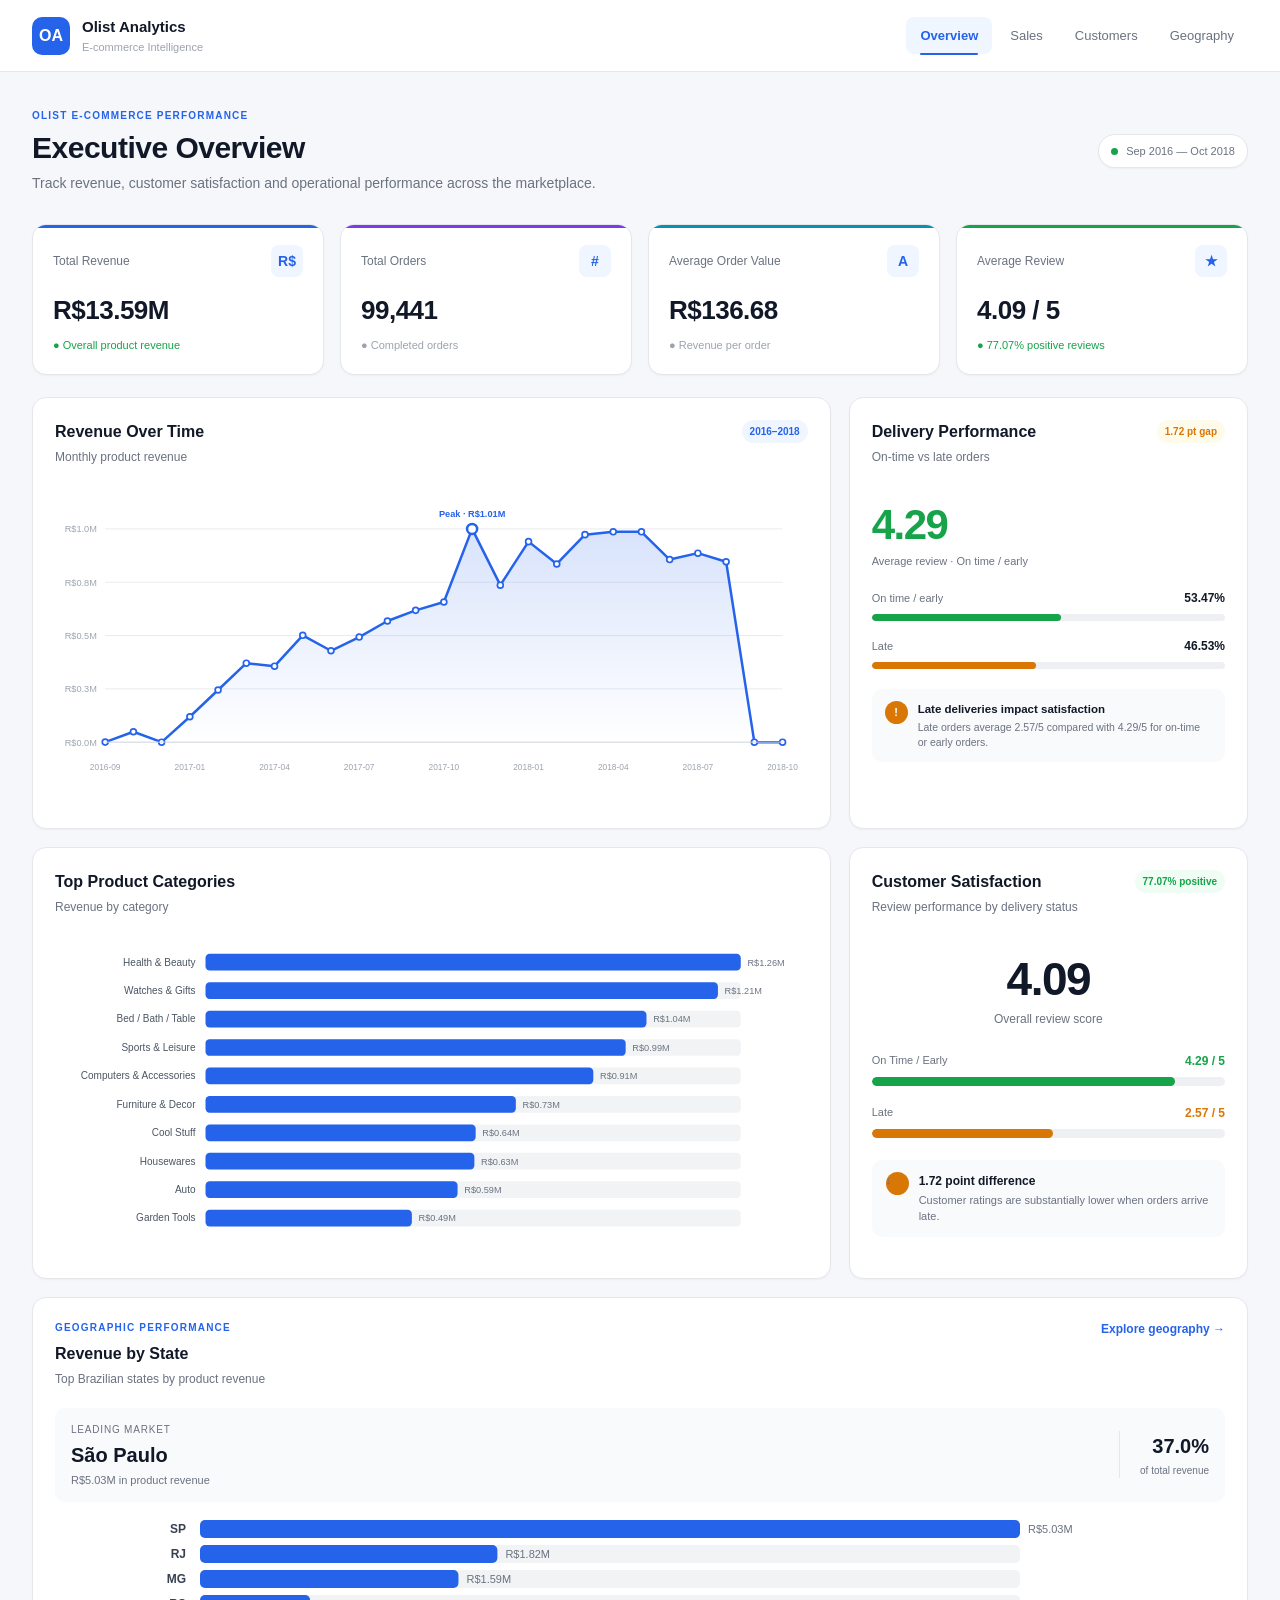
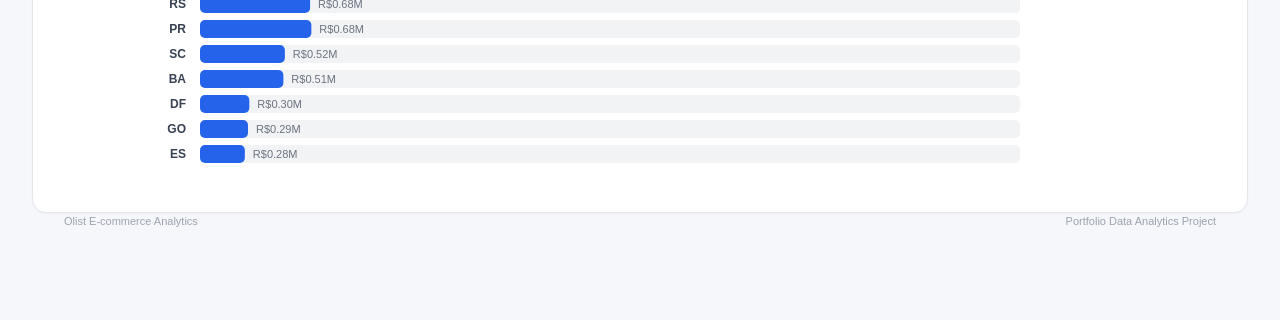
<file: dashboard/index.html>
<!DOCTYPE html>
<html lang="en">

<head>

    <meta charset="UTF-8">

    <meta
        name="viewport"
        content="width=device-width, initial-scale=1.0"
    >

    <title>Overview · Olist Analytics</title>

    <link
        rel="stylesheet"
        href="css/style.css"
    >

</head>


<body>

<div class="app">


    <!-- NAVIGATION -->

    <nav class="navbar">

        <div class="navbar-inner">

            <a
                href="index.html"
                class="brand"
            >

                <div class="brand-mark">
                    OA
                </div>

                <div class="brand-text">

                    <span class="brand-name">
                        Olist Analytics
                    </span>

                    <span class="brand-subtitle">
                        E-commerce Intelligence
                    </span>

                </div>

            </a>


            <div class="nav-links">

                <a
                    href="index.html"
                    class="nav-link active"
                >
                    Overview
                </a>

                <a
                    href="sales.html"
                    class="nav-link"
                >
                    Sales
                </a>

                <a
                    href="customers.html"
                    class="nav-link"
                >
                    Customers
                </a>

                <a
                    href="geography.html"
                    class="nav-link"
                >
                    Geography
                </a>

            </div>

        </div>

    </nav>


    <!-- MAIN -->

    <main class="container">


        <!-- PAGE HEADER -->

        <header class="page-header overview-header">

            <div>

                <div class="eyebrow">
                    OLIST E-COMMERCE PERFORMANCE
                </div>

                <h1 class="page-title">
                    Executive Overview
                </h1>

                <p class="page-description">
                    Track revenue, customer satisfaction and
                    operational performance across the marketplace.
                </p>

            </div>

            <div class="period-badge">

                <span class="period-dot"></span>

                Sep 2016 — Oct 2018

            </div>

        </header>


        <!-- KPIs -->

        <section class="kpi-grid">


            <div class="kpi-card kpi-revenue">

                <div class="kpi-top">

                    <span class="kpi-label">
                        Total Revenue
                    </span>

                    <div class="kpi-icon">
                        R$
                    </div>

                </div>

                <div class="kpi-value">
                    R$13.59M
                </div>

                <div class="kpi-footer kpi-positive">
                    ● Overall product revenue
                </div>

            </div>


            <div class="kpi-card kpi-orders">

                <div class="kpi-top">

                    <span class="kpi-label">
                        Total Orders
                    </span>

                    <div class="kpi-icon">
                        #
                    </div>

                </div>

                <div class="kpi-value">
                    99,441
                </div>

                <div class="kpi-footer kpi-neutral">
                    ● Completed orders
                </div>

            </div>


            <div class="kpi-card kpi-aov">

                <div class="kpi-top">

                    <span class="kpi-label">
                        Average Order Value
                    </span>

                    <div class="kpi-icon">
                        A
                    </div>

                </div>

                <div class="kpi-value">
                    R$136.68
                </div>

                <div class="kpi-footer kpi-neutral">
                    ● Revenue per order
                </div>

            </div>


            <div class="kpi-card kpi-review">

                <div class="kpi-top">

                    <span class="kpi-label">
                        Average Review
                    </span>

                    <div class="kpi-icon">
                        ★
                    </div>

                </div>

                <div class="kpi-value">
                    4.09 / 5
                </div>

                <div class="kpi-footer kpi-positive">
                    ● 77.07% positive reviews
                </div>

            </div>


        </section>


        <!-- REVENUE + DELIVERY -->

        <section class="grid grid-2-1">


            <!-- REVENUE -->

            <div class="card">

                <div class="card-header">

                    <div>

                        <h2 class="card-title">
                            Revenue Over Time
                        </h2>

                        <p class="card-description">
                            Monthly product revenue
                        </p>

                    </div>

                    <span class="badge badge-blue">
                        2016–2018
                    </span>

                </div>


                <div
                    class="chart chart-lg"
                    id="revenueChart"
                >

                    <svg viewBox="0 0 900 320">
                    </svg>

                </div>

            </div>


            <!-- DELIVERY -->

            <div class="card delivery-card">

                <div class="card-header">

                    <div>

                        <h2 class="card-title">
                            Delivery Performance
                        </h2>

                        <p class="card-description">
                            On-time vs late orders
                        </p>

                    </div>

                    <span class="badge badge-warning">
                        1.72 pt gap
                    </span>

                </div>


                <!-- MAIN DELIVERY SCORE -->

                <div class="delivery-main-score">

                    <div class="delivery-score">
                        4.29
                    </div>

                    <div class="delivery-label">
                        Average review · On time / early
                    </div>

                </div>


                <!-- DELIVERY RATES -->

                <div class="delivery-rates">


                    <div class="delivery-rate">

                        <div class="delivery-rate-header">

                            <span>
                                On time / early
                            </span>

                            <strong>
                                53.47%
                            </strong>

                        </div>

                        <div class="delivery-track">

                            <div
                                class="delivery-fill delivery-fill-good"
                                style="width:53.47%"
                            ></div>

                        </div>

                    </div>


                    <div class="delivery-rate">

                        <div class="delivery-rate-header">

                            <span>
                                Late
                            </span>

                            <strong>
                                46.53%
                            </strong>

                        </div>

                        <div class="delivery-track">

                            <div
                                class="delivery-fill delivery-fill-late"
                                style="width:46.53%"
                            ></div>

                        </div>

                    </div>


                </div>


                <!-- KEY INSIGHT -->

                <div class="delivery-insight">

                    <div class="delivery-insight-icon">
                        !
                    </div>

                    <div class="delivery-insight-content">

                        <strong>
                            Late deliveries impact satisfaction
                        </strong>

                        <span>
                            Late orders average 2.57/5 compared with
                            4.29/5 for on-time or early orders.
                        </span>

                    </div>

                </div>

            </div>


        </section>


        <!-- CATEGORY + SATISFACTION -->

        <section class="grid grid-2-1">


            <!-- CATEGORIES -->

            <div class="card">

                <div class="card-header">

                    <div>

                        <h2 class="card-title">
                            Top Product Categories
                        </h2>

                        <p class="card-description">
                            Revenue by category
                        </p>

                    </div>

                </div>


                <div
                    class="chart chart-lg"
                    id="categoryChart"
                >

                    <svg viewBox="0 0 900 360">
                    </svg>

                </div>

            </div>


            <!-- CUSTOMER SATISFACTION -->

            <div class="card">

                <div class="card-header">

                    <div>

                        <h2 class="card-title">
                            Customer Satisfaction
                        </h2>

                        <p class="card-description">
                            Review performance by delivery status
                        </p>

                    </div>

                    <span class="badge badge-success">
                        77.07% positive
                    </span>

                </div>


                <div class="satisfaction-score">

                    <div class="satisfaction-number">
                        4.09
                    </div>

                    <div class="satisfaction-label">
                        Overall review score
                    </div>

                </div>


                <div class="satisfaction-comparison">


                    <div class="satisfaction-item">

                        <div class="satisfaction-item-top">

                            <span>
                                On Time / Early
                            </span>

                            <strong class="score-good">
                                4.29 / 5
                            </strong>

                        </div>


                        <div class="progress">

                            <div
                                class="progress-bar satisfaction-good"
                                style="width:85.8%"
                            ></div>

                        </div>

                    </div>


                    <div class="satisfaction-item">

                        <div class="satisfaction-item-top">

                            <span>
                                Late
                            </span>

                            <strong class="score-warning">
                                2.57 / 5
                            </strong>

                        </div>


                        <div class="progress">

                            <div
                                class="progress-bar satisfaction-late"
                                style="width:51.4%"
                            ></div>

                        </div>

                    </div>


                </div>


                <div class="satisfaction-insight">

                    <span class="satisfaction-insight-icon">
                        ↓
                    </span>

                    <div>

                        <strong>
                            1.72 point difference
                        </strong>

                        <span>
                            Customer ratings are substantially
                            lower when orders arrive late.
                        </span>

                    </div>

                </div>

            </div>


        </section>


        <!-- GEOGRAPHY -->

        <section class="card geography-overview">

            <div class="card-header">

                <div>

                    <div class="eyebrow">
                        GEOGRAPHIC PERFORMANCE
                    </div>

                    <h2 class="card-title">
                        Revenue by State
                    </h2>

                    <p class="card-description">
                        Top Brazilian states by product revenue
                    </p>

                </div>


                <a
                    href="geography.html"
                    class="card-action"
                >
                    Explore geography →
                </a>

            </div>


            <div class="geography-highlight">

                <div>

                    <span class="highlight-label">
                        Leading market
                    </span>

                    <strong>
                        São Paulo
                    </strong>

                    <span class="highlight-description">
                        R$5.03M in product revenue
                    </span>

                </div>


                <div class="highlight-share">

                    <strong>
                        37.0%
                    </strong>

                    <span>
                        of total revenue
                    </span>

                </div>

            </div>


            <div
                class="chart chart-md"
                id="stateChart"
            >

                <svg viewBox="0 0 1000 280">
                </svg>

            </div>

        </section>


        <!-- FOOTER -->

        <footer class="footer">

            <span>
                Olist E-commerce Analytics
            </span>

            <span>
                Portfolio Data Analytics Project
            </span>

        </footer>


    </main>


</div>


<script src="js/data.js"></script>

<script src="js/overview.js"></script>


</body>

</html>
</file>
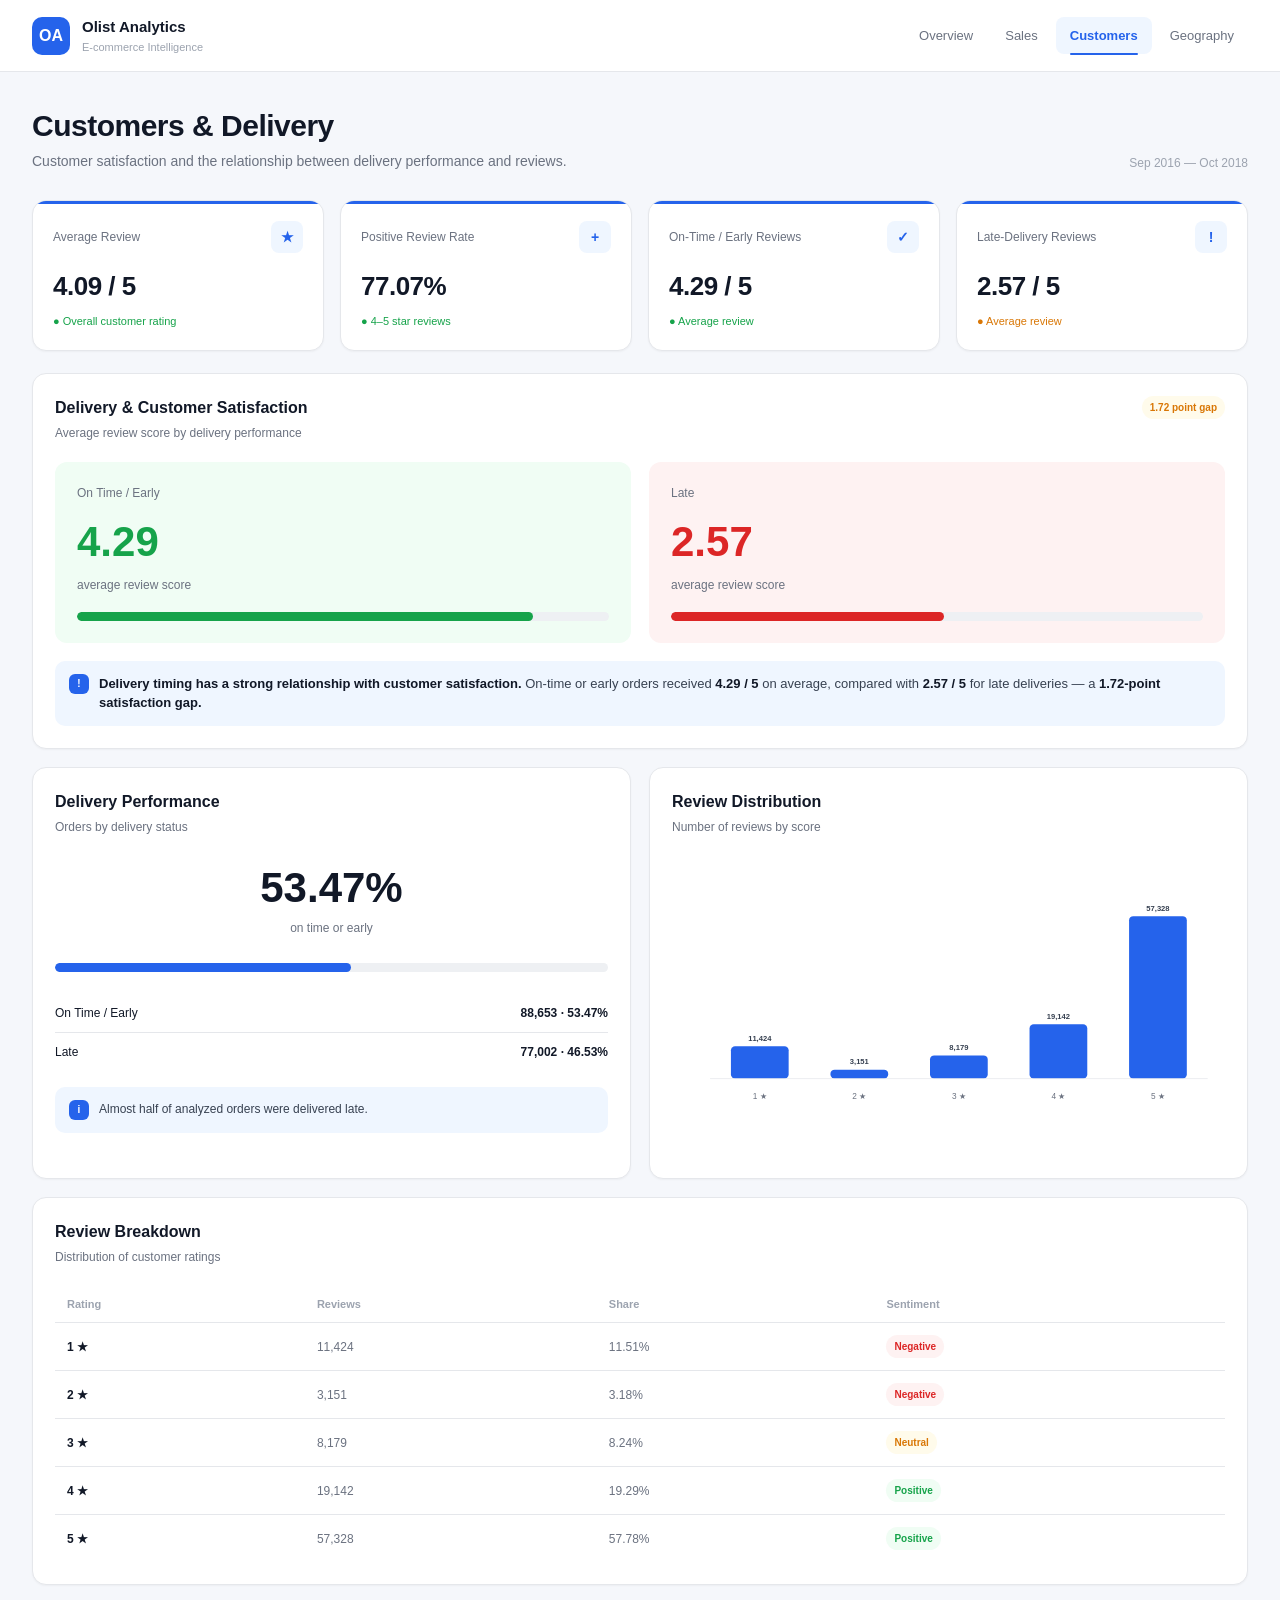
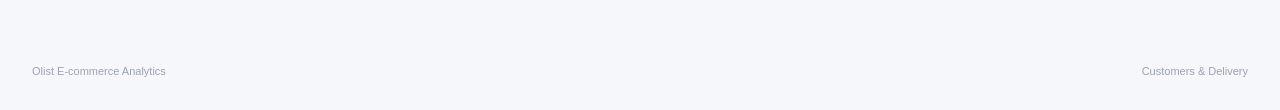
<file: dashboard/customers.html>
<!DOCTYPE html>
<html lang="en">

<head>

    <meta charset="UTF-8">

    <meta
        name="viewport"
        content="width=device-width, initial-scale=1.0"
    >

    <title>Customers · Olist Analytics</title>

    <link
        rel="stylesheet"
        href="css/style.css"
    >

</head>


<body>

<div class="app">


    <!-- NAVIGATION -->

    <nav class="navbar">

        <div class="navbar-inner">

            <a
                href="index.html"
                class="brand"
            >

                <div class="brand-mark">
                    OA
                </div>

                <div class="brand-text">

                    <span class="brand-name">
                        Olist Analytics
                    </span>

                    <span class="brand-subtitle">
                        E-commerce Intelligence
                    </span>

                </div>

            </a>


            <div class="nav-links">

                <a
                    href="index.html"
                    class="nav-link"
                >
                    Overview
                </a>

                <a
                    href="sales.html"
                    class="nav-link"
                >
                    Sales
                </a>

                <a
                    href="customers.html"
                    class="nav-link active"
                >
                    Customers
                </a>

                <a
                    href="geography.html"
                    class="nav-link"
                >
                    Geography
                </a>

            </div>

        </div>

    </nav>


    <!-- MAIN -->

    <main class="container">


        <!-- HEADER -->

        <header class="page-header">

            <div>

                <h1 class="page-title">
                    Customers & Delivery
                </h1>

                <p class="page-description">
                    Customer satisfaction and the relationship
                    between delivery performance and reviews.
                </p>

            </div>


            <div class="page-meta">
                Sep 2016 — Oct 2018
            </div>

        </header>


        <!-- KPIs -->

        <section class="kpi-grid">


            <!-- AVERAGE REVIEW -->

            <div class="kpi-card">

                <div class="kpi-top">

                    <span class="kpi-label">
                        Average Review
                    </span>

                    <div class="kpi-icon">
                        ★
                    </div>

                </div>

                <div class="kpi-value">
                    4.09 / 5
                </div>

                <div class="kpi-footer kpi-positive">
                    ● Overall customer rating
                </div>

            </div>


            <!-- POSITIVE REVIEW RATE -->

            <div class="kpi-card">

                <div class="kpi-top">

                    <span class="kpi-label">
                        Positive Review Rate
                    </span>

                    <div class="kpi-icon">
                        +
                    </div>

                </div>

                <div class="kpi-value">
                    77.07%
                </div>

                <div class="kpi-footer kpi-positive">
                    ● 4–5 star reviews
                </div>

            </div>


            <!-- ON TIME REVIEWS -->

            <div class="kpi-card">

                <div class="kpi-top">

                    <span class="kpi-label">
                        On-Time / Early Reviews
                    </span>

                    <div class="kpi-icon">
                        ✓
                    </div>

                </div>

                <div class="kpi-value">
                    4.29 / 5
                </div>

                <div class="kpi-footer kpi-positive">
                    ● Average review
                </div>

            </div>


            <!-- LATE DELIVERY REVIEWS -->

            <div class="kpi-card">

                <div class="kpi-top">

                    <span class="kpi-label">
                        Late-Delivery Reviews
                    </span>

                    <div class="kpi-icon">
                        !
                    </div>

                </div>

                <div class="kpi-value">
                    2.57 / 5
                </div>

                <div class="kpi-footer kpi-warning">
                    ● Average review
                </div>

            </div>


        </section>


        <!-- MAIN INSIGHT -->

        <section
            class="card"
            style="margin-bottom:18px;"
        >

            <div class="card-header">

                <div>

                    <h2 class="card-title">
                        Delivery & Customer Satisfaction
                    </h2>

                    <p class="card-description">
                        Average review score by delivery performance
                    </p>

                </div>

                <span class="badge badge-warning">
                    1.72 point gap
                </span>

            </div>


            <div
                class="grid grid-1-1"
                style="margin-bottom:0;"
            >


                <!-- ON TIME -->

                <div
                    style="
                        padding:22px;
                        background:var(--success-soft);
                        border-radius:12px;
                    "
                >

                    <div style="
                        font-size:12px;
                        color:var(--text-secondary);
                        margin-bottom:8px;
                    ">
                        On Time / Early
                    </div>


                    <div style="
                        font-size:42px;
                        font-weight:750;
                        color:var(--success);
                    ">
                        4.29
                    </div>


                    <div style="
                        font-size:12px;
                        color:var(--text-secondary);
                        margin-top:3px;
                    ">
                        average review score
                    </div>


                    <div
                        class="progress"
                        style="margin-top:18px;"
                    >

                        <div
                            class="progress-bar"
                            style="
                                width:85.8%;
                                background:var(--success);
                            "
                        ></div>

                    </div>

                </div>


                <!-- LATE -->

                <div
                    style="
                        padding:22px;
                        background:var(--danger-soft);
                        border-radius:12px;
                    "
                >

                    <div style="
                        font-size:12px;
                        color:var(--text-secondary);
                        margin-bottom:8px;
                    ">
                        Late
                    </div>


                    <div style="
                        font-size:42px;
                        font-weight:750;
                        color:var(--danger);
                    ">
                        2.57
                    </div>


                    <div style="
                        font-size:12px;
                        color:var(--text-secondary);
                        margin-top:3px;
                    ">
                        average review score
                    </div>


                    <div
                        class="progress"
                        style="margin-top:18px;"
                    >

                        <div
                            class="progress-bar"
                            style="
                                width:51.4%;
                                background:var(--danger);
                            "
                        ></div>

                    </div>

                </div>


            </div>


            <!-- KEY INSIGHT -->

            <div
                class="insight"
                style="
                    margin-top:18px;
                    font-size:13px;
                "
            >

                <div class="insight-icon">
                    !
                </div>

                <div>

                    <strong>Delivery timing has a strong relationship with customer satisfaction.</strong>

                    On-time or early orders received
                    <strong>4.29 / 5</strong> on average,
                    compared with <strong>2.57 / 5</strong>
                    for late deliveries — a
                    <strong>1.72-point satisfaction gap.</strong>

                </div>

            </div>

        </section>


        <!-- DELIVERY SPLIT + REVIEW DISTRIBUTION -->

        <section class="grid grid-1-1">


            <!-- DELIVERY SPLIT -->

            <div class="card">

                <div class="card-header">

                    <div>

                        <h2 class="card-title">
                            Delivery Performance
                        </h2>

                        <p class="card-description">
                            Orders by delivery status
                        </p>

                    </div>

                </div>


                <div
                    style="
                        text-align:center;
                        margin:10px 0 26px;
                    "
                >

                    <div style="
                        font-size:42px;
                        font-weight:750;
                    ">
                        53.47%
                    </div>

                    <div style="
                        font-size:12px;
                        color:var(--text-secondary);
                    ">
                        on time or early
                    </div>

                </div>


                <div class="progress">

                    <div
                        class="progress-bar"
                        style="width:53.47%;"
                    ></div>

                </div>


                <div style="
                    margin-top:22px;
                ">


                    <div style="
                        display:flex;
                        justify-content:space-between;
                        align-items:center;
                        padding:10px 0;
                        border-bottom:1px solid var(--border);
                        font-size:12px;
                    ">

                        <span>
                            On Time / Early
                        </span>

                        <strong>
                            88,653 · 53.47%
                        </strong>

                    </div>


                    <div style="
                        display:flex;
                        justify-content:space-between;
                        align-items:center;
                        padding:10px 0;
                        font-size:12px;
                    ">

                        <span>
                            Late
                        </span>

                        <strong>
                            77,002 · 46.53%
                        </strong>

                    </div>


                </div>


                <div
                    class="insight"
                    style="margin-top:16px;"
                >

                    <div class="insight-icon">
                        i
                    </div>

                    <div>
                        Almost half of analyzed orders were
                        delivered late.
                    </div>

                </div>

            </div>


            <!-- REVIEW DISTRIBUTION -->

            <div class="card">

                <div class="card-header">

                    <div>

                        <h2 class="card-title">
                            Review Distribution
                        </h2>

                        <p class="card-description">
                            Number of reviews by score
                        </p>

                    </div>

                </div>


                <div
                    class="chart"
                    style="height:300px;"
                    id="reviewChart"
                >

                    <svg viewBox="0 0 800 300">
                    </svg>

                </div>

            </div>


        </section>


        <!-- REVIEW TABLE -->

        <section
            class="card"
            style="
                margin-top:0;
                margin-bottom:18px;
            "
        >

            <div class="card-header">

                <div>

                    <h2 class="card-title">
                        Review Breakdown
                    </h2>

                    <p class="card-description">
                        Distribution of customer ratings
                    </p>

                </div>

            </div>


            <div class="table-wrapper">

                <table class="data-table">

                    <thead>

                        <tr>

                            <th>
                                Rating
                            </th>

                            <th>
                                Reviews
                            </th>

                            <th>
                                Share
                            </th>

                            <th>
                                Sentiment
                            </th>

                        </tr>

                    </thead>


                    <tbody id="reviewTable">

                    </tbody>

                </table>

            </div>

        </section>


    </main>


    <!-- FOOTER -->

    <footer class="footer">

        <span>
            Olist E-commerce Analytics
        </span>

        <span>
            Customers & Delivery
        </span>

    </footer>


</div>


<script src="js/data.js"></script>

<script src="js/customers.js"></script>


</body>

</html>
</file>
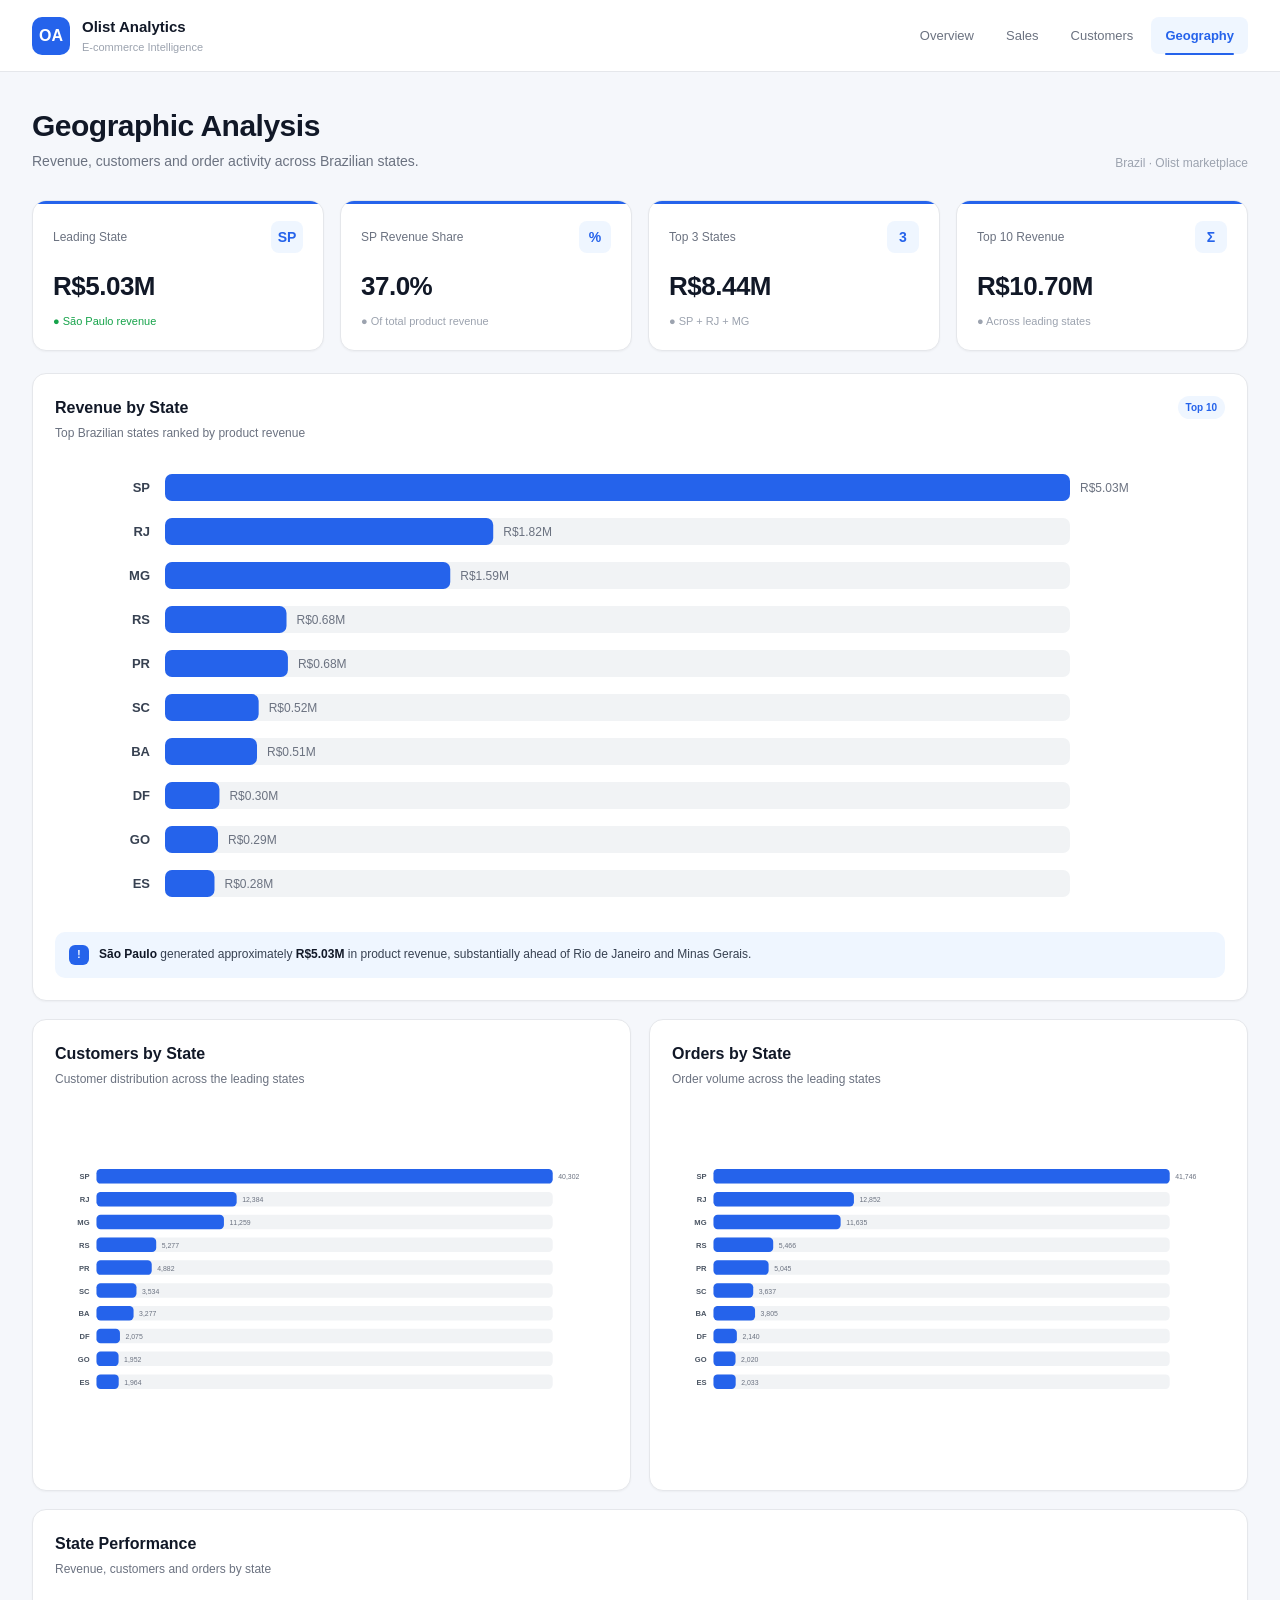
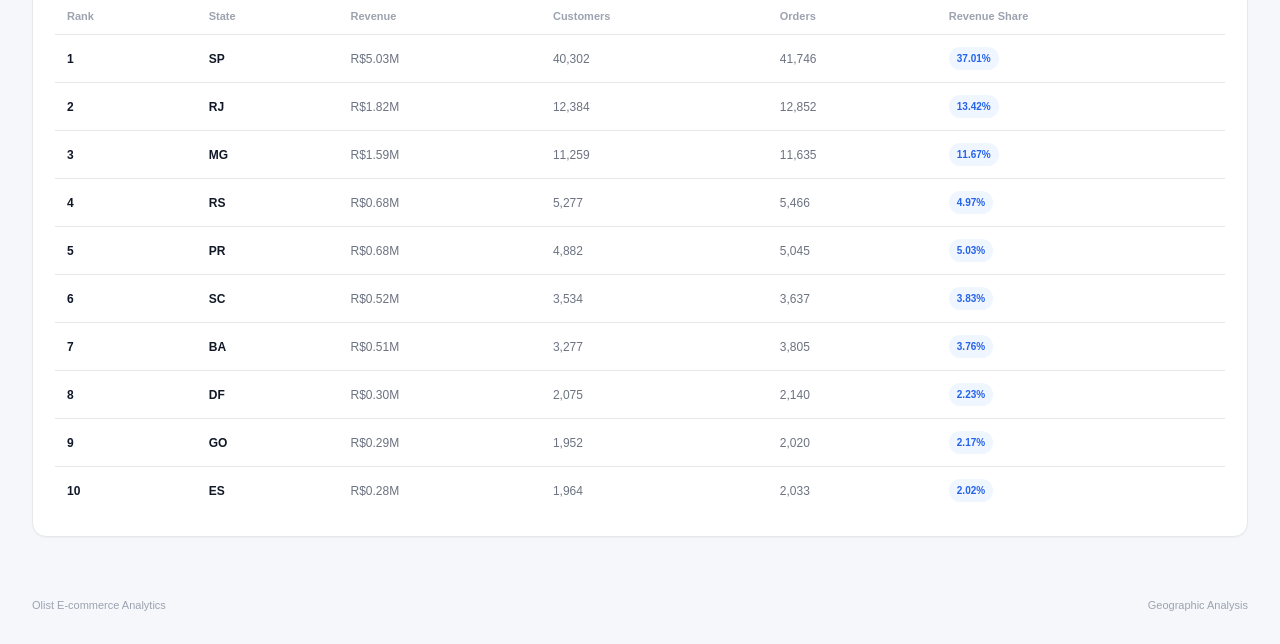
<file: dashboard/geography.html>
<!DOCTYPE html>
<html lang="en">

<head>

    <meta charset="UTF-8">

    <meta
        name="viewport"
        content="width=device-width, initial-scale=1.0"
    >

    <title>Geography · Olist Analytics</title>

    <link
        rel="stylesheet"
        href="css/style.css"
    >

</head>


<body>

<div class="app">


    <!-- NAVIGATION -->

    <nav class="navbar">

        <div class="navbar-inner">

            <a
                href="index.html"
                class="brand"
            >

                <div class="brand-mark">
                    OA
                </div>

                <div class="brand-text">

                    <span class="brand-name">
                        Olist Analytics
                    </span>

                    <span class="brand-subtitle">
                        E-commerce Intelligence
                    </span>

                </div>

            </a>


            <div class="nav-links">

                <a
                    href="index.html"
                    class="nav-link"
                >
                    Overview
                </a>

                <a
                    href="sales.html"
                    class="nav-link"
                >
                    Sales
                </a>

                <a
                    href="customers.html"
                    class="nav-link"
                >
                    Customers
                </a>

                <a
                    href="geography.html"
                    class="nav-link active"
                >
                    Geography
                </a>

            </div>

        </div>

    </nav>


    <!-- MAIN -->

    <main class="container">


        <!-- HEADER -->

        <header class="page-header">

            <div>

                <h1 class="page-title">
                    Geographic Analysis
                </h1>

                <p class="page-description">
                    Revenue, customers and order activity
                    across Brazilian states.
                </p>

            </div>


            <div class="page-meta">
                Brazil · Olist marketplace
            </div>

        </header>


        <!-- KPIs -->

        <section class="kpi-grid">


            <div class="kpi-card">

                <div class="kpi-top">

                    <span class="kpi-label">
                        Leading State
                    </span>

                    <div class="kpi-icon">
                        SP
                    </div>

                </div>

                <div class="kpi-value">
                    R$5.03M
                </div>

                <div class="kpi-footer kpi-positive">
                    ● São Paulo revenue
                </div>

            </div>


            <div class="kpi-card">

                <div class="kpi-top">

                    <span class="kpi-label">
                        SP Revenue Share
                    </span>

                    <div class="kpi-icon">
                        %
                    </div>

                </div>

                <div class="kpi-value">
                    37.0%
                </div>

                <div class="kpi-footer kpi-neutral">
                    ● Of total product revenue
                </div>

            </div>


            <div class="kpi-card">

                <div class="kpi-top">

                    <span class="kpi-label">
                        Top 3 States
                    </span>

                    <div class="kpi-icon">
                        3
                    </div>

                </div>

                <div class="kpi-value">
                    R$8.44M
                </div>

                <div class="kpi-footer kpi-neutral">
                    ● SP + RJ + MG
                </div>

            </div>


            <div class="kpi-card">

                <div class="kpi-top">

                    <span class="kpi-label">
                        Top 10 Revenue
                    </span>

                    <div class="kpi-icon">
                        Σ
                    </div>

                </div>

                <div class="kpi-value">
                    R$10.70M
                </div>

                <div class="kpi-footer kpi-neutral">
                    ● Across leading states
                </div>

            </div>


        </section>


        <!-- MAIN REVENUE CHART -->

        <section
            class="card"
            style="margin-bottom:18px;"
        >

            <div class="card-header">

                <div>

                    <h2 class="card-title">
                        Revenue by State
                    </h2>

                    <p class="card-description">
                        Top Brazilian states ranked by product revenue
                    </p>

                </div>


                <span class="badge badge-blue">
                    Top 10
                </span>

            </div>


            <div
                class="chart"
                style="height:470px;"
                id="stateRevenueChart"
            >

                <svg viewBox="0 0 1100 470">
                </svg>

            </div>


            <div class="insight">

                <div class="insight-icon">
                    !
                </div>

                <div>

                    <strong>São Paulo</strong>
                    generated approximately
                    <strong>R$5.03M</strong>
                    in product revenue, substantially ahead
                    of Rio de Janeiro and Minas Gerais.

                </div>

            </div>

        </section>


        <!-- CUSTOMER + ORDER ACTIVITY -->

        <section class="grid grid-1-1">


            <!-- CUSTOMER RANKING -->

            <div class="card">

                <div class="card-header">

                    <div>

                        <h2 class="card-title">
                            Customers by State
                        </h2>

                        <p class="card-description">
                            Customer distribution across the leading states
                        </p>

                    </div>

                </div>


                <div
                    class="chart"
                    style="height:360px;"
                    id="customerStateChart"
                >

                    <svg viewBox="0 0 800 360">
                    </svg>

                </div>

            </div>


            <!-- ORDER RANKING -->

            <div class="card">

                <div class="card-header">

                    <div>

                        <h2 class="card-title">
                            Orders by State
                        </h2>

                        <p class="card-description">
                            Order volume across the leading states
                        </p>

                    </div>

                </div>


                <div
                    class="chart"
                    style="height:360px;"
                    id="orderStateChart"
                >

                    <svg viewBox="0 0 800 360">
                    </svg>

                </div>

            </div>


        </section>


        <!-- STATE TABLE -->

        <section
            class="card"
            style="margin-top:0;"
        >

            <div class="card-header">

                <div>

                    <h2 class="card-title">
                        State Performance
                    </h2>

                    <p class="card-description">
                        Revenue, customers and orders by state
                    </p>

                </div>

            </div>


            <div class="table-wrapper">

                <table class="data-table">

                    <thead>

                        <tr>

                            <th>
                                Rank
                            </th>

                            <th>
                                State
                            </th>

                            <th>
                                Revenue
                            </th>

                            <th>
                                Customers
                            </th>

                            <th>
                                Orders
                            </th>

                            <th>
                                Revenue Share
                            </th>

                        </tr>

                    </thead>


                    <tbody id="stateTable">

                    </tbody>

                </table>

            </div>

        </section>


    </main>


    <!-- FOOTER -->

    <footer class="footer">

        <span>
            Olist E-commerce Analytics
        </span>

        <span>
            Geographic Analysis
        </span>

    </footer>


</div>


<script src="js/data.js"></script>

<script src="js/geography.js"></script>


</body>

</html>
</file>
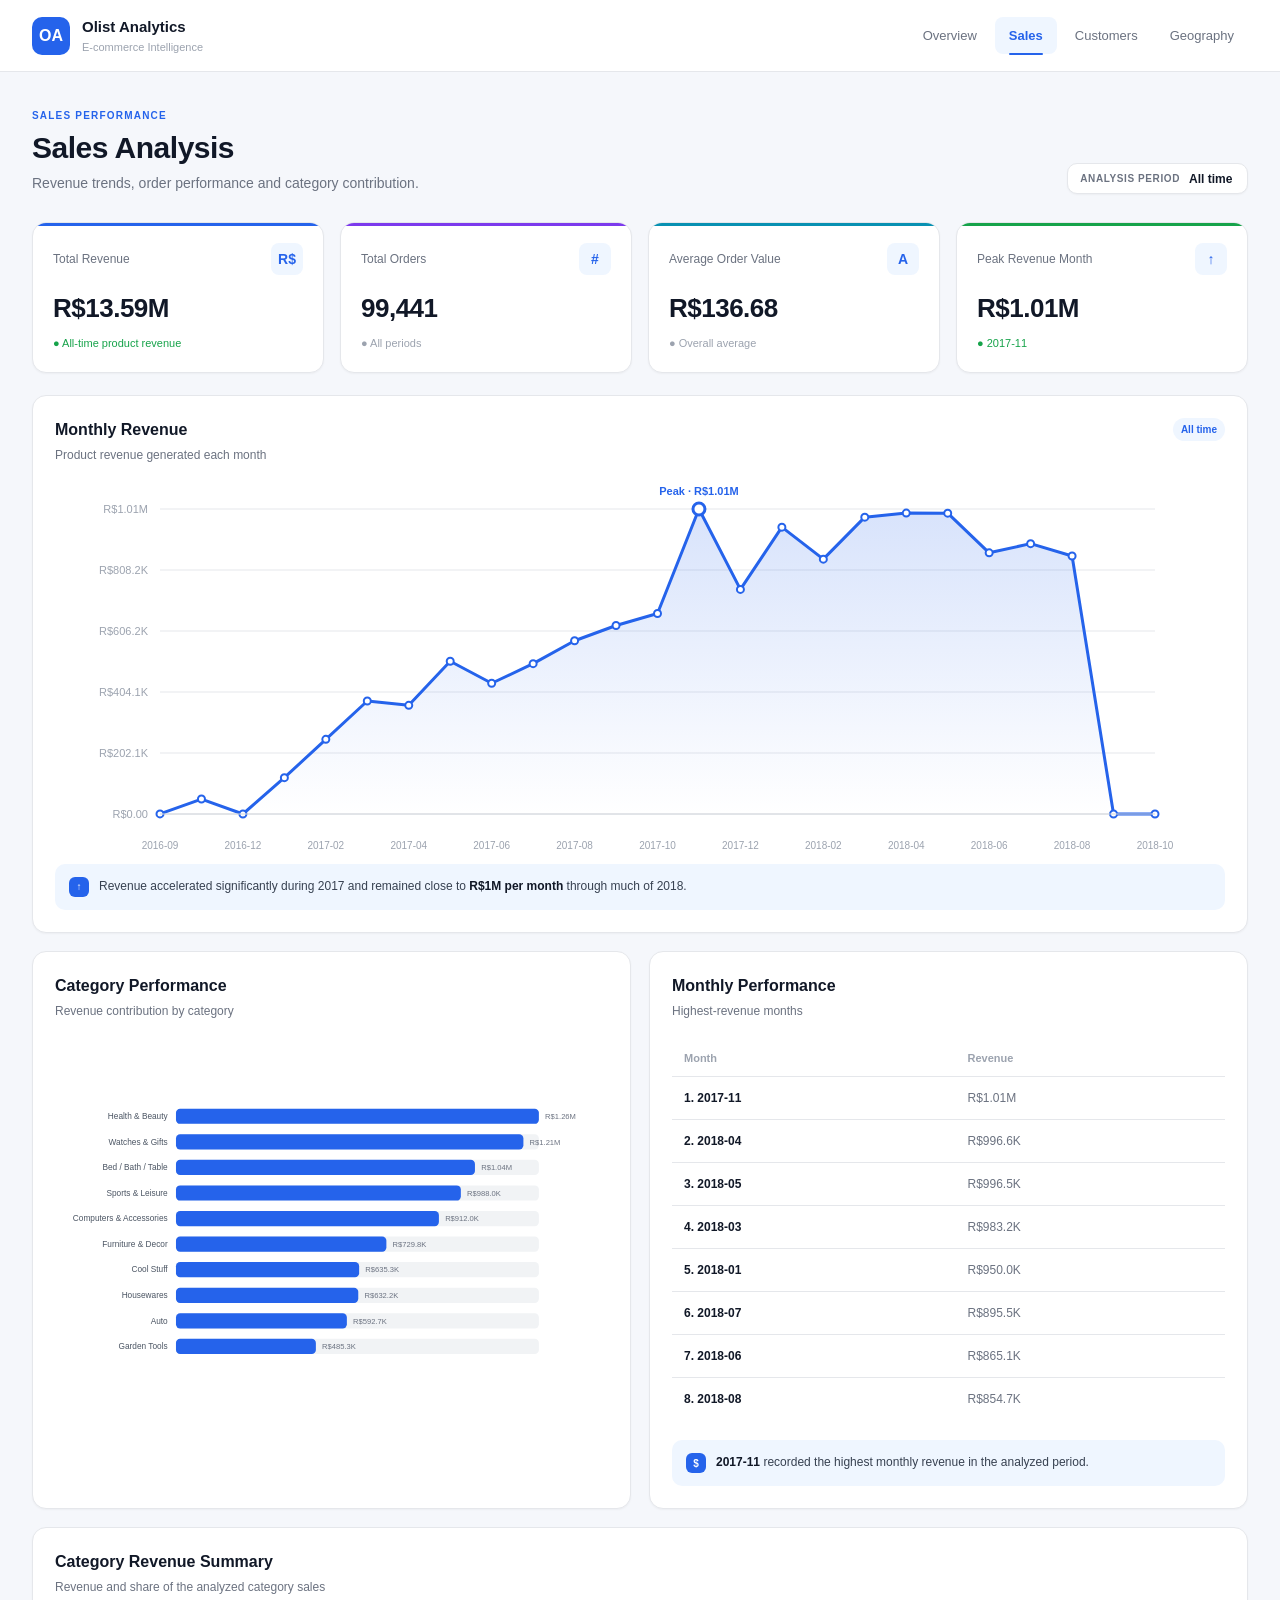
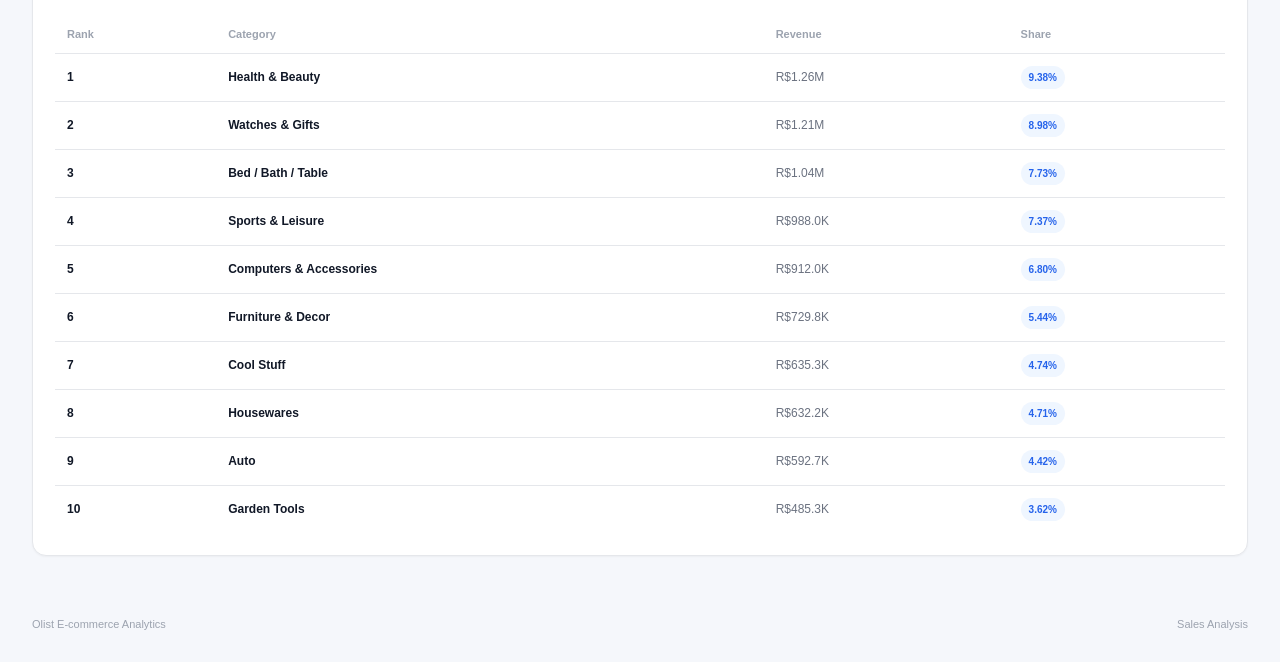
<file: dashboard/sales.html>
<!DOCTYPE html>
<html lang="en">

<head>

    <meta charset="UTF-8">

    <meta
        name="viewport"
        content="width=device-width, initial-scale=1.0"
    >

    <title>Sales · Olist Analytics</title>

    <link
        rel="stylesheet"
        href="css/style.css"
    >

</head>


<body>

<div class="app">


    <!-- NAVIGATION -->

    <nav class="navbar">

        <div class="navbar-inner">


            <a
                href="index.html"
                class="brand"
            >

                <div class="brand-mark">
                    OA
                </div>

                <div class="brand-text">

                    <span class="brand-name">
                        Olist Analytics
                    </span>

                    <span class="brand-subtitle">
                        E-commerce Intelligence
                    </span>

                </div>

            </a>


            <div class="nav-links">

                <a
                    href="index.html"
                    class="nav-link"
                >
                    Overview
                </a>

                <a
                    href="sales.html"
                    class="nav-link active"
                >
                    Sales
                </a>

                <a
                    href="customers.html"
                    class="nav-link"
                >
                    Customers
                </a>

                <a
                    href="geography.html"
                    class="nav-link"
                >
                    Geography
                </a>

            </div>

        </div>

    </nav>


    <!-- MAIN -->

    <main class="container">


        <!-- HEADER -->

        <header class="page-header">

            <div>

                <div class="eyebrow">
                    SALES PERFORMANCE
                </div>

                <h1 class="page-title">
                    Sales Analysis
                </h1>

                <p class="page-description">
                    Revenue trends, order performance and
                    category contribution.
                </p>

            </div>


            <!-- PERIOD FILTER -->

            <div class="sales-filter">

                <label
                    for="salesPeriodFilter"
                    class="sales-filter-label"
                >
                    Analysis period
                </label>

                <select
                    id="salesPeriodFilter"
                    class="sales-filter-select"
                >

                    <option value="all">
                        All time
                    </option>

                    <option value="2016">
                        2016
                    </option>

                    <option value="2017">
                        2017
                    </option>

                    <option value="2018">
                        2018
                    </option>

                </select>

            </div>

        </header>


        <!-- KPIs -->

        <section class="kpi-grid">


            <!-- REVENUE -->

            <div class="kpi-card kpi-revenue">

                <div class="kpi-top">

                    <span class="kpi-label">
                        Total Revenue
                    </span>

                    <div class="kpi-icon">
                        R$
                    </div>

                </div>

                <div
                    class="kpi-value"
                    id="salesTotalRevenue"
                >
                    R$13.59M
                </div>

                <div
                    class="kpi-footer kpi-positive"
                    id="salesRevenueFooter"
                >
                    ● All-time product revenue
                </div>

            </div>


            <!-- ORDERS -->

            <div class="kpi-card kpi-orders">

                <div class="kpi-top">

                    <span class="kpi-label">
                        Total Orders
                    </span>

                    <div class="kpi-icon">
                        #
                    </div>

                </div>

                <div class="kpi-value">
                    99,441
                </div>

                <div class="kpi-footer kpi-neutral">
                    ● All periods
                </div>

            </div>


            <!-- AOV -->

            <div class="kpi-card kpi-aov">

                <div class="kpi-top">

                    <span class="kpi-label">
                        Average Order Value
                    </span>

                    <div class="kpi-icon">
                        A
                    </div>

                </div>

                <div class="kpi-value">
                    R$136.68
                </div>

                <div class="kpi-footer kpi-neutral">
                    ● Overall average
                </div>

            </div>


            <!-- PEAK -->

            <div class="kpi-card kpi-review">

                <div class="kpi-top">

                    <span class="kpi-label">
                        Peak Revenue Month
                    </span>

                    <div class="kpi-icon">
                        ↑
                    </div>

                </div>

                <div
                    class="kpi-value"
                    id="salesPeakRevenue"
                >
                    R$1.01M
                </div>

                <div
                    class="kpi-footer kpi-positive"
                    id="salesPeakMonth"
                >
                    ● November 2017
                </div>

            </div>


        </section>


        <!-- REVENUE TREND -->

        <section
            class="card"
            style="margin-bottom:18px;"
        >

            <div class="card-header">

                <div>

                    <h2 class="card-title">
                        Monthly Revenue
                    </h2>

                    <p class="card-description">
                        Product revenue generated each month
                    </p>

                </div>


                <span
                    class="badge badge-blue"
                    id="salesChartBadge"
                >
                    All time
                </span>

            </div>


            <div
                class="chart"
                style="height:380px;"
                id="salesRevenueChart"
            >

                <svg viewBox="0 0 1100 380">
                </svg>

            </div>


            <div class="insight">

                <div class="insight-icon">
                    ↑
                </div>

                <div id="salesRevenueInsight">

                    Revenue accelerated significantly during
                    2017 and remained close to
                    <strong>R$1M per month</strong>
                    through much of 2018.

                </div>

            </div>

        </section>


        <!-- CATEGORY + MONTHLY TABLE -->

        <section class="grid grid-1-1">


            <!-- CATEGORY PERFORMANCE -->

            <div class="card">

                <div class="card-header">

                    <div>

                        <h2 class="card-title">
                            Category Performance
                        </h2>

                        <p class="card-description">
                            Revenue contribution by category
                        </p>

                    </div>

                </div>


                <div
                    class="chart"
                    style="height:400px;"
                    id="salesCategoryChart"
                >

                    <svg viewBox="0 0 800 400">
                    </svg>

                </div>

            </div>


            <!-- MONTHLY PERFORMANCE -->

            <div class="card">

                <div class="card-header">

                    <div>

                        <h2 class="card-title">
                            Monthly Performance
                        </h2>

                        <p class="card-description">
                            Highest-revenue months
                        </p>

                    </div>

                </div>


                <div class="table-wrapper">

                    <table class="data-table">

                        <thead>

                            <tr>

                                <th>
                                    Month
                                </th>

                                <th>
                                    Revenue
                                </th>

                            </tr>

                        </thead>


                        <tbody id="monthlyTable">

                        </tbody>

                    </table>

                </div>


                <div
                    class="insight"
                    style="margin-top:20px;"
                >

                    <div class="insight-icon">
                        $
                    </div>

                    <div id="monthlyTableInsight">

                        <strong>November 2017</strong>
                        recorded the highest monthly
                        revenue in the analyzed period.

                    </div>

                </div>

            </div>


        </section>


        <!-- CATEGORY SUMMARY -->

        <section
            class="card"
            style="margin-top:0;"
        >

            <div class="card-header">

                <div>

                    <h2 class="card-title">
                        Category Revenue Summary
                    </h2>

                    <p class="card-description">
                        Revenue and share of the analyzed category sales
                    </p>

                </div>

            </div>


            <div class="table-wrapper">

                <table class="data-table">

                    <thead>

                        <tr>

                            <th>
                                Rank
                            </th>

                            <th>
                                Category
                            </th>

                            <th>
                                Revenue
                            </th>

                            <th>
                                Share
                            </th>

                        </tr>

                    </thead>


                    <tbody id="categoryTable">

                    </tbody>

                </table>

            </div>

        </section>


    </main>


    <!-- FOOTER -->

    <footer class="footer">

        <span>
            Olist E-commerce Analytics
        </span>

        <span>
            Sales Analysis
        </span>

    </footer>


</div>


<script src="js/data.js?v=2"></script>

<script src="js/sales.js?v=2"></script>


</body>

</html>
</file>
<file: dashboard/css/style.css>
/* =========================================
   OLIST ANALYTICS — DESIGN SYSTEM
========================================= */

:root {
    --bg: #f5f7fb;
    --surface: #ffffff;
    --surface-soft: #f8fafc;

    --text: #111827;
    --text-secondary: #6b7280;
    --text-muted: #9ca3af;

    --border: #e5e7eb;

    --primary: #2563eb;
    --primary-dark: #1d4ed8;
    --primary-soft: #eff6ff;

    --success: #16a34a;
    --success-soft: #f0fdf4;

    --warning: #d97706;
    --warning-soft: #fffbeb;

    --danger: #dc2626;
    --danger-soft: #fef2f2;

    --shadow-sm:
        0 1px 2px rgba(0, 0, 0, 0.04);

    --shadow:
        0 4px 12px rgba(15, 23, 42, 0.06);

    --radius: 14px;
    --radius-sm: 10px;
}


/* =========================================
   RESET
========================================= */

* {
    box-sizing: border-box;
    margin: 0;
    padding: 0;
}


body {
    font-family:
        -apple-system,
        BlinkMacSystemFont,
        "Segoe UI",
        sans-serif;

    background: var(--bg);
    color: var(--text);

    line-height: 1.5;
}


/* =========================================
   APP LAYOUT
========================================= */

.app {
    min-height: 100vh;
}


/* =========================================
   TOP NAVIGATION
========================================= */

.navbar {
    height: 72px;

    background: var(--surface);

    border-bottom: 1px solid var(--border);

    display: flex;
    align-items: center;

    padding: 0 32px;

    position: sticky;
    top: 0;
    z-index: 100;
}


.navbar-inner {
    width: 100%;
    max-width: 1400px;

    margin: 0 auto;

    display: flex;
    align-items: center;
    justify-content: space-between;
}


/* BRAND */

.brand {
    display: flex;
    align-items: center;
    gap: 12px;

    text-decoration: none;
    color: var(--text);
}


.brand-mark {
    width: 38px;
    height: 38px;

    border-radius: 10px;

    background: var(--primary);

    display: flex;
    align-items: center;
    justify-content: center;

    color: white;

    font-size: 16px;
    font-weight: 800;
}


.brand-text {
    display: flex;
    flex-direction: column;
}


.brand-name {
    font-size: 15px;
    font-weight: 700;
}


.brand-subtitle {
    font-size: 11px;
    color: var(--text-muted);
}


/* NAVIGATION LINKS */

.nav-links {
    display: flex;
    align-items: center;
    gap: 4px;
}


.nav-link {
    padding: 9px 14px;

    border-radius: 8px;

    text-decoration: none;

    color: var(--text-secondary);

    font-size: 13px;
    font-weight: 500;

    position: relative;

    transition:
        background 0.2s ease,
        color 0.2s ease,
        transform 0.2s ease;
}

.nav-link:hover {
    background: var(--surface-soft);
    color: var(--text);

    transform: translateY(-1px);
}

.nav-link.active {
    background: var(--primary-soft);
    color: var(--primary);
    font-weight: 600;
    position: relative;
}

.nav-link.active::after {
    content: "";
    position: absolute;
    left: 14px;
    right: 14px;
    bottom: -1px;
    height: 2px;
    border-radius: 999px;
    background: var(--primary);
}


/* =========================================
   MAIN CONTENT
========================================= */

.container {
    width: 100%;
    max-width: 1400px;

    margin: 0 auto;

    padding: 36px 32px 60px;
}


/* =========================================
   PAGE HEADER
========================================= */

.page-header {
    display: flex;
    align-items: flex-end;
    justify-content: space-between;

    gap: 20px;

    margin-bottom: 28px;
}


.page-title {
    font-size: 30px;
    line-height: 1.2;

    font-weight: 750;

    letter-spacing: -0.5px;
}


.page-description {
    margin-top: 7px;

    color: var(--text-secondary);

    font-size: 14px;
}


.page-meta {
    color: var(--text-muted);

    font-size: 12px;

    white-space: nowrap;
}


/* =========================================
   KPI GRID
========================================= */

.kpi-grid {
    display: grid;

    grid-template-columns:
        repeat(4, 1fr);

    gap: 16px;

    margin-bottom: 22px;
}


.kpi-card {
    background: var(--surface);

    border: 1px solid var(--border);

    border-radius: var(--radius);

    padding: 20px;

    box-shadow: var(--shadow-sm);

    transition:
        transform 0.2s ease,
        box-shadow 0.2s ease;
}


.kpi-card:hover {
    transform: translateY(-2px);

    box-shadow: var(--shadow);
}


.kpi-top {
    display: flex;
    justify-content: space-between;
    align-items: center;

    margin-bottom: 14px;
}


.kpi-label {
    color: var(--text-secondary);

    font-size: 12px;

    font-weight: 500;
}


.kpi-icon {
    width: 32px;
    height: 32px;

    border-radius: 8px;

    background: var(--primary-soft);

    color: var(--primary);

    display: flex;
    align-items: center;
    justify-content: center;

    font-size: 14px;
    font-weight: 700;
}


.kpi-value {
    font-size: 26px;

    font-weight: 750;

    letter-spacing: -0.5px;
}


.kpi-footer {
    display: flex;
    align-items: center;
    gap: 6px;

    margin-top: 7px;

    font-size: 11px;
}


.kpi-positive {
    color: var(--success);
}


.kpi-neutral {
    color: var(--text-muted);
}


.kpi-warning {
    color: var(--warning);
}


/* =========================================
   GRID SYSTEM
========================================= */

.grid {
    display: grid;

    gap: 18px;

    margin-bottom: 18px;
}


.grid-2-1 {
    grid-template-columns: 2fr 1fr;
}


.grid-1-1 {
    grid-template-columns: 1fr 1fr;
}


.grid-full {
    grid-template-columns: 1fr;
}


/* =========================================
   CARDS
========================================= */

.card {
    background: var(--surface);

    border: 1px solid var(--border);

    border-radius: var(--radius);

    padding: 22px;

    box-shadow: var(--shadow-sm);
}


.card-header {
    display: flex;

    justify-content: space-between;

    align-items: flex-start;

    gap: 16px;

    margin-bottom: 20px;
}


.card-title {
    font-size: 16px;

    font-weight: 700;
}


.card-description {
    margin-top: 4px;

    color: var(--text-secondary);

    font-size: 12px;
}


.card-action {
    font-size: 12px;

    color: var(--primary);

    text-decoration: none;

    font-weight: 600;
}


/* =========================================
   INSIGHT BOX
========================================= */

.insight {
    display: flex;

    gap: 10px;

    padding: 13px 14px;

    border-radius: var(--radius-sm);

    background: var(--primary-soft);

    color: #374151;

    font-size: 12px;

    line-height: 1.5;
}


.insight strong {
    color: var(--text);
}


.insight-icon {
    flex-shrink: 0;

    width: 20px;
    height: 20px;

    border-radius: 6px;

    background: var(--primary);

    color: white;

    display: flex;
    align-items: center;
    justify-content: center;

    font-size: 10px;
    font-weight: 700;
}


/* =========================================
   STATUS BADGES
========================================= */

.badge {
    display: inline-flex;

    align-items: center;

    padding: 4px 8px;

    border-radius: 999px;

    font-size: 10px;

    font-weight: 600;
}


.badge-success {
    background: var(--success-soft);
    color: var(--success);
}


.badge-warning {
    background: var(--warning-soft);
    color: var(--warning);
}


.badge-danger {
    background: var(--danger-soft);
    color: var(--danger);
}


.badge-blue {
    background: var(--primary-soft);
    color: var(--primary);
}


/* =========================================
   CHART CONTAINERS
========================================= */

.chart {
    width: 100%;
}


.chart-lg {
    height: 320px;
}


.chart-md {
    height: 280px;
}


.chart-sm {
    height: 220px;
}


.chart svg {
    width: 100%;
    height: 100%;
}


/* =========================================
   TABLES
========================================= */

.table-wrapper {
    width: 100%;

    overflow-x: auto;
}


.data-table {
    width: 100%;

    border-collapse: collapse;

    font-size: 12px;
}


.data-table th {
    text-align: left;

    padding: 10px 12px;

    color: var(--text-muted);

    font-size: 11px;

    font-weight: 600;

    border-bottom: 1px solid var(--border);
}


.data-table td {
    padding: 12px;

    border-bottom: 1px solid var(--border);

    color: var(--text-secondary);
}


.data-table tbody tr:last-child td {
    border-bottom: none;
}


.data-table tbody tr:hover {
    background: var(--surface-soft);
}


.data-table .strong {
    color: var(--text);

    font-weight: 600;
}


/* =========================================
   PROGRESS BARS
========================================= */

.progress {
    width: 100%;

    height: 9px;

    background: #eef0f3;

    border-radius: 999px;

    overflow: hidden;
}


.progress-bar {
    height: 100%;

    border-radius: inherit;

    background: var(--primary);
}


/* =========================================
   EMPTY / LOADING STATES
========================================= */

.placeholder {
    min-height: 240px;

    display: flex;

    align-items: center;

    justify-content: center;

    background: var(--surface-soft);

    border-radius: var(--radius-sm);

    color: var(--text-muted);

    font-size: 13px;
}

/* =========================================
   KPI ACCENTS
========================================= */

.kpi-card {
    position: relative;
    overflow: hidden;
}

.kpi-card::before {
    content: "";

    position: absolute;

    top: 0;
    left: 0;

    width: 100%;
    height: 3px;

    background: var(--primary);
}

.kpi-revenue::before {
    background: var(--primary);
}

.kpi-orders::before {
    background: #7c3aed;
}

.kpi-aov::before {
    background: #0891b2;
}

.kpi-review::before {
    background: var(--success);
}

.kpi-card .kpi-value {
    margin-top: 2px;
}

/* =========================================
   FOOTER
========================================= */

.footer {
    max-width: 1400px;

    margin: 0 auto;

    padding: 0 32px 30px;

    color: var(--text-muted);

    font-size: 11px;

    display: flex;

    justify-content: space-between;

    gap: 20px;
}

/* =========================================
   OVERVIEW HEADER
========================================= */

.overview-header {
    align-items: center;
    margin-bottom: 30px;
}

.eyebrow {
    color: var(--primary);

    font-size: 10px;
    font-weight: 700;

    letter-spacing: 1.2px;

    margin-bottom: 7px;
}

.period-badge {
    display: inline-flex;

    align-items: center;
    gap: 8px;

    padding: 8px 12px;

    background: var(--surface);

    border: 1px solid var(--border);

    border-radius: 999px;

    color: var(--text-secondary);

    font-size: 11px;
    font-weight: 500;

    box-shadow: var(--shadow-sm);
}

.period-dot {
    width: 7px;
    height: 7px;

    border-radius: 50%;

    background: var(--success);
}

/* =========================================
   RESPONSIVE
========================================= */

@media (max-width: 1000px) {

    .kpi-grid {
        grid-template-columns:
            repeat(2, 1fr);
    }

    .grid-2-1,
    .grid-1-1 {
        grid-template-columns: 1fr;
    }

    .nav-links {
        gap: 0;
    }

    .nav-link {
        padding: 8px 9px;
    }

}


@media (max-width: 700px) {

    .navbar {
        padding: 0 18px;
    }

    .navbar-inner {
        flex-wrap: wrap;

        height: auto;

        padding: 12px 0;
    }

    .navbar {
        height: auto;
    }

    .nav-links {
        width: 100%;

        overflow-x: auto;

        padding-top: 8px;
    }

    .container {
        padding:
            24px 18px 45px;
    }

    .page-header {
        align-items: flex-start;

        flex-direction: column;
    }

    .page-meta {
        white-space: normal;
    }

    .kpi-grid {
        grid-template-columns: 1fr;
    }

    .footer {
        padding:
            0 18px 25px;

        flex-direction: column;
    }

}

/* =========================================
   CUSTOMER SATISFACTION
========================================= */

.satisfaction-score {
    text-align: center;
    padding: 20px 0 24px;
}

.satisfaction-number {
    font-size: 46px;
    line-height: 1;
    font-weight: 750;
    letter-spacing: -1.5px;
}

.satisfaction-label {
    margin-top: 8px;
    font-size: 12px;
    color: var(--text-secondary);
}

.satisfaction-comparison {
    display: grid;
    gap: 18px;
}

.satisfaction-item {
    display: grid;
    gap: 7px;
}

.satisfaction-item-top {
    display: flex;
    justify-content: space-between;
    align-items: center;
    font-size: 11px;
}

.satisfaction-item-top span {
    color: var(--text-secondary);
}

.satisfaction-item-top strong {
    font-size: 12px;
}

.score-good {
    color: var(--success);
}

.score-warning {
    color: var(--warning);
}

.satisfaction-good {
    background: var(--success);
}

.satisfaction-late {
    background: var(--warning);
}

.satisfaction-insight {
    display: flex;
    align-items: flex-start;
    gap: 10px;
    margin-top: 22px;
    padding: 12px 14px;
    background: var(--surface-soft);
    border-radius: var(--radius-sm);
    font-size: 11px;
    line-height: 1.5;
}

.satisfaction-insight-icon {
    flex-shrink: 0;

    display: flex;
    align-items: center;
    justify-content: center;

    width: 23px;
    height: 23px;

    border-radius: 50%;

    background: var(--warning);
    color: white;

    font-size: 11px;
    font-weight: 700;
}

.satisfaction-insight strong {
    display: block;
    margin-bottom: 2px;
    font-size: 12px;
}

.satisfaction-insight span {
    display: block;
    color: var(--text-secondary);
}

/* =========================================
   GEOGRAPHY OVERVIEW
========================================= */

.geography-overview {
    overflow: hidden;
}

.geography-highlight {
    display: flex;

    align-items: center;
    justify-content: space-between;

    gap: 20px;

    margin-bottom: 8px;

    padding: 14px 16px;

    background: var(--surface-soft);

    border-radius: var(--radius-sm);
}

.highlight-label {
    display: block;

    margin-bottom: 3px;

    color: var(--text-secondary);

    font-size: 10px;

    text-transform: uppercase;

    letter-spacing: 0.8px;
}

.geography-highlight strong {
    display: block;

    font-size: 20px;

    font-weight: 750;
}

.highlight-description {
    display: block;

    margin-top: 2px;

    color: var(--text-secondary);

    font-size: 11px;
}

.highlight-share {
    text-align: right;

    padding-left: 20px;

    border-left: 1px solid var(--border);
}

.highlight-share strong {
    font-size: 20px;
}

.highlight-share span {
    display: block;

    margin-top: 2px;

    color: var(--text-secondary);

    font-size: 10px;
}

/* =========================================
   SALES PERIOD FILTER
========================================= */

.sales-filter {
    display: flex;

    align-items: center;

    gap: 9px;

    padding: 7px 10px 7px 12px;

    background: var(--surface);

    border: 1px solid var(--border);

    border-radius: 10px;

    box-shadow: var(--shadow-sm);
}


.sales-filter-label {
    font-size: 10px;

    font-weight: 600;

    color: var(--text-secondary);

    text-transform: uppercase;

    letter-spacing: 0.6px;
}


.sales-filter-select {
    appearance: none;

    border: none;

    outline: none;

    background: var(--surface);

    color: var(--text);

    font-family: inherit;

    font-size: 12px;

    font-weight: 600;

    cursor: pointer;

    padding-right: 4px;
}


.sales-filter-select:focus {
    outline: none;
}

/* =========================================
   DELIVERY PERFORMANCE — OVERVIEW
========================================= */

.delivery-card {
    display: flex;
    flex-direction: column;
}


/* MAIN SCORE */

.delivery-main-score {
    padding: 18px 0 20px;
}

.delivery-score {
    font-size: 42px;
    line-height: 1;
    font-weight: 750;
    letter-spacing: -1.5px;
    color: var(--success);
}

.delivery-label {
    margin-top: 7px;
    font-size: 11px;
    color: var(--text-secondary);
}


/* DELIVERY RATES */

.delivery-rates {
    display: grid;
    gap: 16px;
}


.delivery-rate {
    display: grid;
    gap: 7px;
}


.delivery-rate-header {
    display: flex;
    align-items: center;
    justify-content: space-between;
    font-size: 11px;
}


.delivery-rate-header span {
    color: var(--text-secondary);
}


.delivery-rate-header strong {
    font-size: 12px;
    color: var(--text);
}


/* PROGRESS TRACK */

.delivery-track {
    width: 100%;
    height: 7px;

    overflow: hidden;

    border-radius: 999px;

    background: #eef0f3;
}


.delivery-fill {
    height: 100%;

    border-radius: 999px;
}


.delivery-fill-good {
    background: var(--success);
}


.delivery-fill-late {
    background: var(--warning);
}


/* KEY INSIGHT */

.delivery-insight {
    display: flex;

    align-items: flex-start;

    gap: 10px;

    margin-top: 20px;

    padding: 12px 13px;

    background: var(--surface-soft);

    border-radius: var(--radius-sm);
}


.delivery-insight-icon {
    flex-shrink: 0;

    display: flex;

    align-items: center;
    justify-content: center;

    width: 23px;
    height: 23px;

    border-radius: 50%;

    background: var(--warning);

    color: white;

    font-size: 11px;

    font-weight: 700;
}


.delivery-insight-content {
    min-width: 0;

    font-size: 10.5px;

    line-height: 1.45;
}


.delivery-insight-content strong {
    display: block;

    margin-bottom: 2px;

    font-size: 11.5px;
}


.delivery-insight-content span {
    display: block;

    color: var(--text-secondary);
}

/* =========================================
   MOBILE DASHBOARD POLISH
========================================= */

@media (max-width: 700px) {

    /* Prevent long dashboard text from causing overflow */

    .page-title {
        font-size: 25px;
    }

    .page-description {
        font-size: 13px;
        max-width: 100%;
    }


    /* KPI cards */

    .kpi-card {
        padding: 17px;
    }

    .kpi-value {
        font-size: 24px;
    }


    /* Cards */

    .card {
        padding: 17px;
    }

    .card-header {
        margin-bottom: 16px;
    }

    .card-title {
        font-size: 15px;
    }


    /* Make wide analytics tables scroll instead of breaking layout */

    .table-wrapper {
        overflow-x: auto;
        -webkit-overflow-scrolling: touch;
    }

    .data-table {
        min-width: 620px;
    }


    /* Allow wide SVG charts to remain readable */

    .chart {
        overflow-x: auto;
        overflow-y: hidden;
    }

    .chart svg {
        min-width: 650px;
    }


    /* Geography highlight */

    .geography-highlight {
        align-items: flex-start;
        flex-direction: column;
        gap: 12px;
    }

    .highlight-share {
        width: 100%;
        text-align: left;
        padding-left: 0;
        padding-top: 10px;
        border-left: none;
        border-top: 1px solid var(--border);
    }


    /* Sales filter */

    .sales-filter {
        width: 100%;
        justify-content: space-between;
    }


    /* Satisfaction comparison */

    .satisfaction-comparison {
        gap: 14px;
    }


    /* Delivery insight */

    .delivery-insight {
        padding: 11px 12px;
    }


    /* Keep footer readable */

    .footer {
        gap: 8px;
        font-size: 10px;
    }

}
</file>
